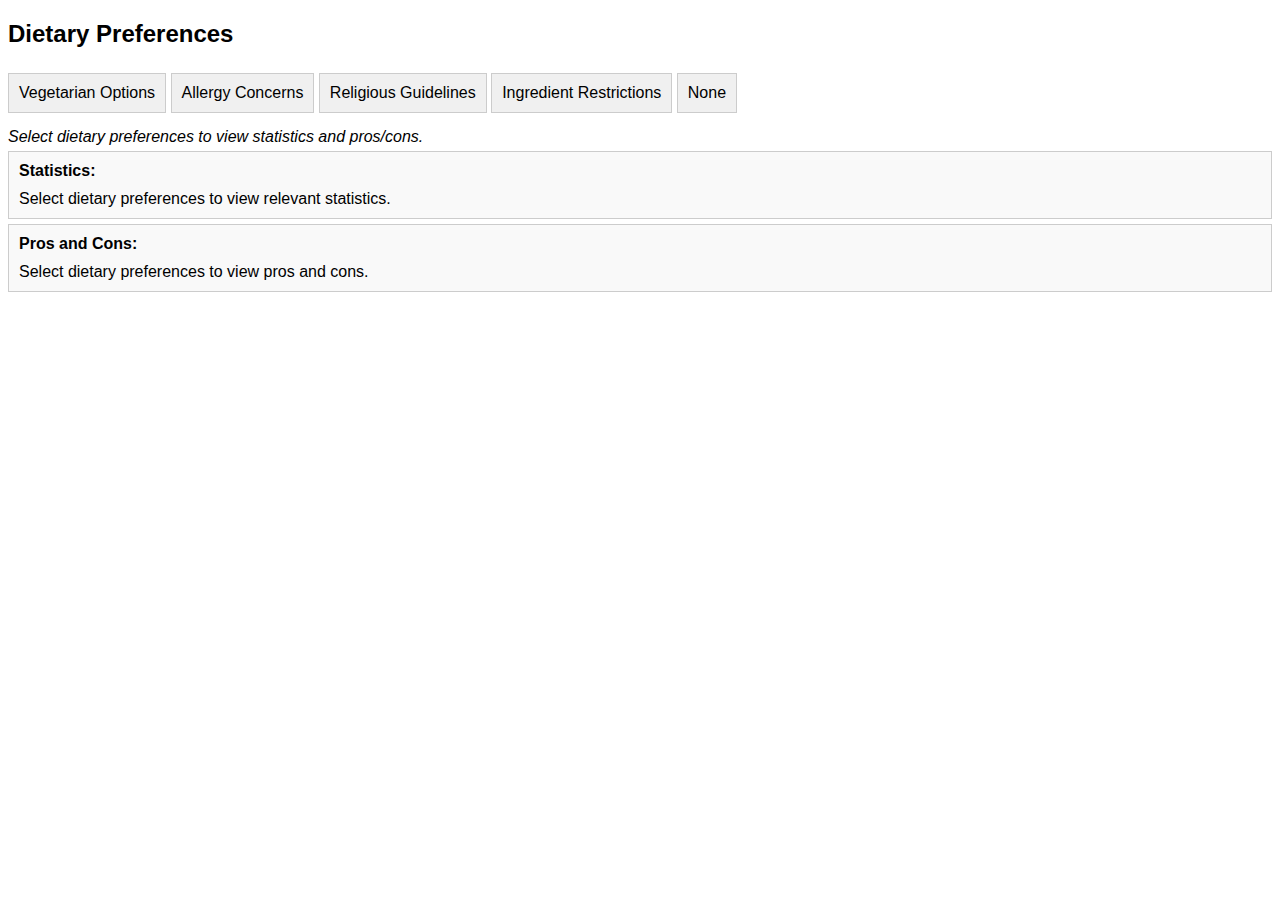
<file: dietary_preferences.html>
<!DOCTYPE html>
<html lang="en">
<head>
    <meta charset="UTF-8">
    <meta name="viewport" content="width=device-width, initial-scale=1.0">
    <title>Settings and Dietary Preferences</title>
    <style>
        body {
            font-family: Arial, sans-serif;
        }
        .tab, .box {
            margin: 5px 0;
            padding: 10px;
            border: 1px solid #ccc;
            background-color: #f9f9f9;
        }
        .tab {
            display: inline-block;
            cursor: pointer;
            background-color: #f0f0f0;
        }
        .tab.active {
            background-color: #ddd;
            font-weight: bold;
        }
        .content, .selected-options, .box-content {
            margin-top: 10px;
        }
        .content {
            display: none;
        }
        .content.active {
            display: block;
        }
    </style>
</head>
<body>

    <h2>Dietary Preferences</h2>

    <!-- Tabs for Dietary Preferences -->
    <div id="dietaryOptions">
        <div class="tab" onclick="openTab('vegetarianOptions')">Vegetarian Options</div>
        <div class="tab" onclick="openTab('allergyConcerns')">Allergy Concerns</div>
        <div class="tab" onclick="openTab('religiousGuidelines')">Religious Guidelines</div>
        <div class="tab" onclick="openTab('ingredientRestrictions')">Ingredient Restrictions</div>
        <div class="tab" onclick="openTab('noneOption')">None</div>

        <!-- Content for each tab -->
        <div id="vegetarianOptions" class="content">
            <label><input type="checkbox" onclick="toggleSelectAll('vegetarianOptions', this)"> Select All</label><br>
            <label><input type="checkbox" class="dietary-checkbox" value="Vegetarian" onclick="updateSelections()"> Vegetarian</label><br>
            <label><input type="checkbox" class="dietary-checkbox" value="Vegan" onclick="updateSelections()"> Vegan</label><br>
        </div>
        <div id="allergyConcerns" class="content">
            <label><input type="checkbox" onclick="toggleSelectAll('allergyConcerns', this)"> Select All</label><br>
            <label><input type="checkbox" class="dietary-checkbox" value="Gluten-Free" onclick="updateSelections()"> Gluten-Free</label><br>
            <label><input type="checkbox" class="dietary-checkbox" value="Nut-Free" onclick="updateSelections()"> Nut-Free</label><br>
        </div>
        <div id="religiousGuidelines" class="content">
            <label><input type="checkbox" onclick="toggleSelectAll('religiousGuidelines', this)"> Select All</label><br>
            <label><input type="checkbox" class="dietary-checkbox" value="Kosher" onclick="updateSelections()"> Kosher</label><br>
            <label><input type="checkbox" class="dietary-checkbox" value="Halal" onclick="updateSelections()"> Halal</label><br>
        </div>
        <div id="ingredientRestrictions" class="content">
            <label><input type="checkbox" onclick="toggleSelectAll('ingredientRestrictions', this)"> Select All</label><br>
            <label><input type="checkbox" class="dietary-checkbox" value="Low-Salt" onclick="updateSelections()"> Low Salt</label><br>
            <label><input type="checkbox" class="dietary-checkbox" value="Low-Sugar" onclick="updateSelections()"> Low Sugar</label><br>
        </div>
        <div id="noneOption" class="content">
            <label><input type="checkbox" id="noneCheckbox" onclick="handleNoneSelection()"> None</label>
        </div>
    </div>

    <!-- Display selected dietary preferences -->
    <div class="selected-options" id="dietarySelectedOptions"><em>Select dietary preferences to view statistics and pros/cons.</em></div>

    <!-- Statistics Box -->
    <div class="box" id="statisticsBox">
        <strong>Statistics:</strong>
        <div class="box-content" id="statisticsContent">Select dietary preferences to view relevant statistics.</div>
    </div>

    <!-- Pros and Cons Box -->
    <div class="box" id="prosAndConsBox">
        <strong>Pros and Cons:</strong>
        <div class="box-content" id="prosAndConsContent">Select dietary preferences to view pros and cons.</div>
    </div>

    <script>
        const dietaryData = {
            "Vegetarian": {
                statistics: "Vegetarian diets can reduce the risk of chronic diseases by 25%.",
                pros: ["Lower risk of heart disease", "High in fiber and antioxidants", "May aid weight loss"],
                cons: ["Possible nutrient deficiencies (B12, iron)", "May require careful meal planning"]
            },
            "Vegan": {
                statistics: "Vegans can have a lower body mass index (BMI) on average.",
                pros: ["Lower cholesterol levels", "Reduced risk of certain cancers", "Ethical considerations"],
                cons: ["Risk of protein deficiency", "May lack essential nutrients if not planned well"]
            },
            "Gluten-Free": {
                statistics: "Gluten-free diets are essential for individuals with celiac disease.",
                pros: ["Relief from symptoms of gluten intolerance", "Increased awareness of food choices"],
                cons: ["May be low in certain nutrients", "Processed gluten-free foods can be unhealthy"]
            },
            "Nut-Free": {
                statistics: "Nut allergies affect about 1-2% of the population.",
                pros: ["Prevents allergic reactions", "Allows for a broader range of food choices for those with allergies"],
                cons: ["Limited options in certain cuisines", "May lead to a less diverse diet"]
            },
            "Kosher": {
                statistics: "Kosher food adheres to Jewish dietary laws and may promote mindfulness in eating.",
                pros: ["Higher standards of food safety", "Cultural and spiritual significance"],
                cons: ["Limited options in some areas", "Can be more expensive"]
            },
            "Halal": {
                statistics: "Halal diets follow Islamic law, which can promote ethical eating.",
                pros: ["Humane treatment of animals", "Cultural significance"],
                cons: ["Limited options in non-Muslim areas", "Some may perceive it as less convenient"]
            },
            "Low-Salt": {
                statistics: "Reducing salt intake can lower blood pressure and reduce heart disease risk.",
                pros: ["Improves heart health", "Can enhance overall diet quality"],
                cons: ["May require adjustment to flavor preferences", "Some processed foods may still be high in sodium"]
            },
            "Low-Sugar": {
                statistics: "Lower sugar intake can lead to better weight management and metabolic health.",
                pros: ["Reduces the risk of diabetes", "Promotes healthier eating habits"],
                cons: ["Can lead to cravings for sweets", "May require more meal planning"]
            }
        };

        function openTab(tabId) {
            document.querySelectorAll(".content").forEach(content => content.classList.remove("active"));
            document.querySelectorAll(".tab").forEach(tab => tab.classList.remove("active"));
            document.getElementById(tabId).classList.add("active");
            document.querySelector(`[onclick="openTab('${tabId}')"]`).classList.add("active");
        }

        function updateSelections() {
            const noneCheckbox = document.getElementById("noneCheckbox");

            if (noneCheckbox.checked) {
                // Alert popup when "None" is selected
                alert("You have selected 'None'. No dietary preferences will be considered.");
                // Clear statistics and pros/cons
                document.getElementById("statisticsContent").innerHTML = "No dietary preferences selected.";
                document.getElementById("prosAndConsContent").innerHTML = "No dietary preferences selected.";
                document.getElementById("dietarySelectedOptions").innerHTML = "<em>No dietary preferences selected.</em>";
                return; // Exit if "None" is selected
            } else {
                // Uncheck "None" if other options are selected
                noneCheckbox.checked = false;
            }

            const selectedValues = Array.from(document.querySelectorAll(".dietary-checkbox"))
                .filter(checkbox => checkbox.checked)
                .map(checkbox => checkbox.value);

            if (selectedValues.length > 0) {
                document.getElementById("dietarySelectedOptions").innerHTML = `<strong>Selected Preferences:</strong> ${selectedValues.join(', ')}`;
                updateStatistics(selectedValues);
                updateProsAndCons(selectedValues);
            } else {
                document.getElementById("dietarySelectedOptions").innerHTML = "<em>Select dietary preferences to view statistics and pros/cons.</em>";
                document.getElementById("statisticsContent").innerHTML = "Select dietary preferences to view relevant statistics.";
                document.getElementById("prosAndConsContent").innerHTML = "Select dietary preferences to view pros and cons.";
            }
        }

        function handleNoneSelection() {
            const noneCheckbox = document.getElementById("noneCheckbox");
            if (noneCheckbox.checked) {
                // Uncheck all other dietary options if "None" is selected
                document.querySelectorAll(".dietary-checkbox").forEach(checkbox => checkbox.checked = false);
                updateSelections(); // Update selections after unchecking
            } else {
                // Allow other selections if "None" is unchecked
                updateSelections();
            }
        }

        function toggleSelectAll(tabClass, selectAllCheckbox) {
            document.querySelectorAll(`#${tabClass} .dietary-checkbox`)
                .forEach(checkbox => checkbox.checked = selectAllCheckbox.checked);
            updateSelections();
        }

        function updateStatistics(selectedValues) {
            const statisticsHTML = selectedValues.map(value => {
                return `<strong>${value}:</strong> ${dietaryData[value].statistics}`;
            }).join('<br>');
            document.getElementById("statisticsContent").innerHTML = statisticsHTML;
        }

        function updateProsAndCons(selectedValues) {
            const prosAndConsHTML = selectedValues.map(value => {
                const prosList = dietaryData[value].pros.length > 0 ? `<strong>${value} Pros:</strong> ${dietaryData[value].pros.join(', ')}` : `No pros available for ${value}.`;
                const consList = dietaryData[value].cons.length > 0 ? `<strong>${value} Cons:</strong> ${dietaryData[value].cons.join(', ')}` : `No cons available for ${value}.`;
                return `${prosList}<br>${consList}`;
            }).join('<br><br>');

            document.getElementById("prosAndConsContent").innerHTML = prosAndConsHTML;
        }

        function savePreferences() {
            const selectedValues = Array.from(document.querySelectorAll(".dietary-checkbox"))
                .filter(checkbox => checkbox.checked)
                .map(checkbox => checkbox.value);

            fetch('/api/users/preferences', {
                method: 'POST',
                headers: { 'Content-Type': 'application/json' },
                body: JSON.stringify({ preferences: selectedValues })
            })
            .then(response => response.json())
            .then(data => alert(data.message))
            .catch(err => alert("Error: " + err.message));
        }

    </script>

</body>
</html>
</file>
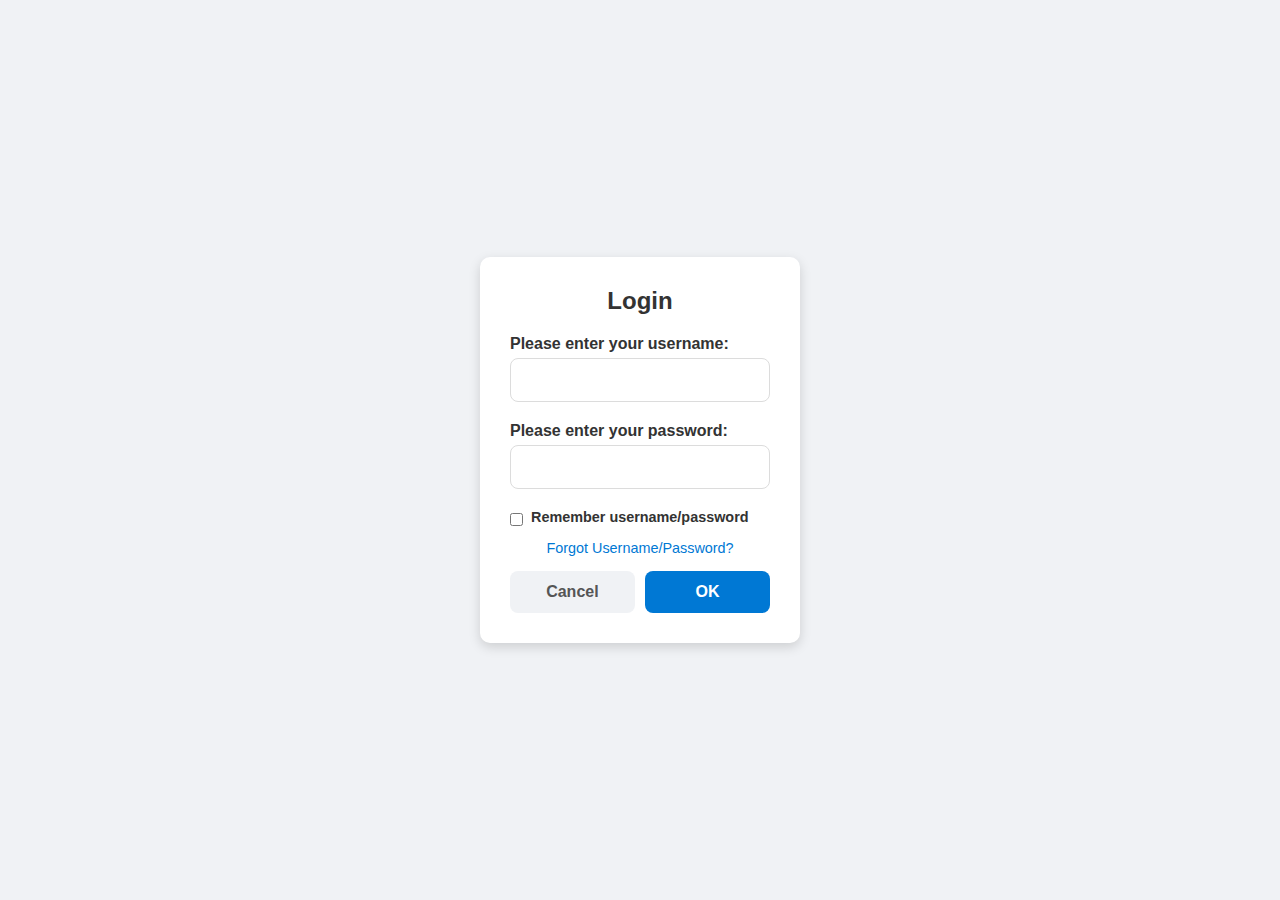
<file: login.html>
<!DOCTYPE html>
<html lang="en">
<head>
  <meta charset="UTF-8">
  <meta name="viewport" content="width=device-width, initial-scale=1.0">
  <title>Login Page</title>
  <style>
    * {
      box-sizing: border-box;
      margin: 0;
      padding: 0;
    }

    body {
      font-family: Arial, sans-serif;
      display: flex;
      justify-content: center;
      align-items: center;
      height: 100vh;
      background-color: #f0f2f5;
    }

    .login-container {
      width: 320px;
      padding: 30px;
      background-color: #fff;
      border-radius: 10px;
      box-shadow: 0 4px 12px rgba(0, 0, 0, 0.15);
      text-align: center;
    }

    .login-container h2 {
      font-size: 1.5em;
      margin-bottom: 20px;
      color: #333;
    }

    .form-group {
      margin-bottom: 20px;
      text-align: left;
    }

    label {
      display: block;
      font-weight: 600;
      color: #333;
      margin-bottom: 5px;
    }

    input[type="text"],
    input[type="password"] {
      width: 100%;
      padding: 12px;
      border: 1px solid #dcdcdc;
      border-radius: 8px;
      font-size: 1em;
      transition: border 0.2s ease;
    }

    input[type="text"]:focus,
    input[type="password"]:focus {
      border-color: #0078d4;
      outline: none;
    }

    .remember-me {
      display: flex;
      align-items: center;
      font-size: 0.9em;
      color: #555;
      margin-bottom: 10px;
    }

    .remember-me input {
      margin-right: 8px;
      cursor: pointer;
    }

    .actions {
      display: flex;
      justify-content: space-between;
      margin-top: 15px;
    }

    button {
      width: 48%;
      padding: 12px;
      border: none;
      border-radius: 8px;
      font-size: 1em;
      font-weight: 600;
      cursor: pointer;
      transition: background-color 0.3s ease;
    }

    .cancel-btn {
      background-color: #f0f2f5;
      color: #555;
    }

    .cancel-btn:hover {
      background-color: #e0e3e7;
    }

    .ok-btn {
      background-color: #0078d4;
      color: #fff;
    }

    .ok-btn:hover {
      background-color: #005ea1;
    }

    .forgot-link {
      display: block;
      margin-top: 10px;
      font-size: 0.9em;
      color: #0078d4;
      cursor: pointer;
      text-decoration: none;
    }

    .forgot-link:hover {
      text-decoration: underline;
    }
  </style>
</head>
<body>

<div class="login-container">
  <h2>Login</h2>
  <form>
    <div class="form-group">
      <label for="username">Please enter your username:</label>
      <input type="text" id="username" name="username" required>
    </div>
    <div class="form-group">
      <label for="password">Please enter your password:</label>
      <input type="password" id="password" name="password" required>
    </div>
    <div class="remember-me">
      <input type="checkbox" id="remember" name="remember">
      <label for="remember">Remember username/password</label>
    </div>
    <a class="forgot-link" onclick="forgotPassword()">Forgot Username/Password?</a>
    <div class="actions">
      <button type="button" class="cancel-btn">Cancel</button>
      <button type="submit" class="ok-btn">OK</button>
    </div>
  </form>
</div>

<script>
  function forgotPassword() {
    const email = prompt("Please enter the verified email on file:");
    if (email) {
        fetch('/api/auth/forgot-password', {
            method: 'POST',
            headers: { 'Content-Type': 'application/json' },
            body: JSON.stringify({ email })
        })
        .then(response => response.json())
        .then(data => alert(data.message))
        .catch(err => alert("Error: " + err.message));
    }
  }
</script>

</body>
</html>
</file>
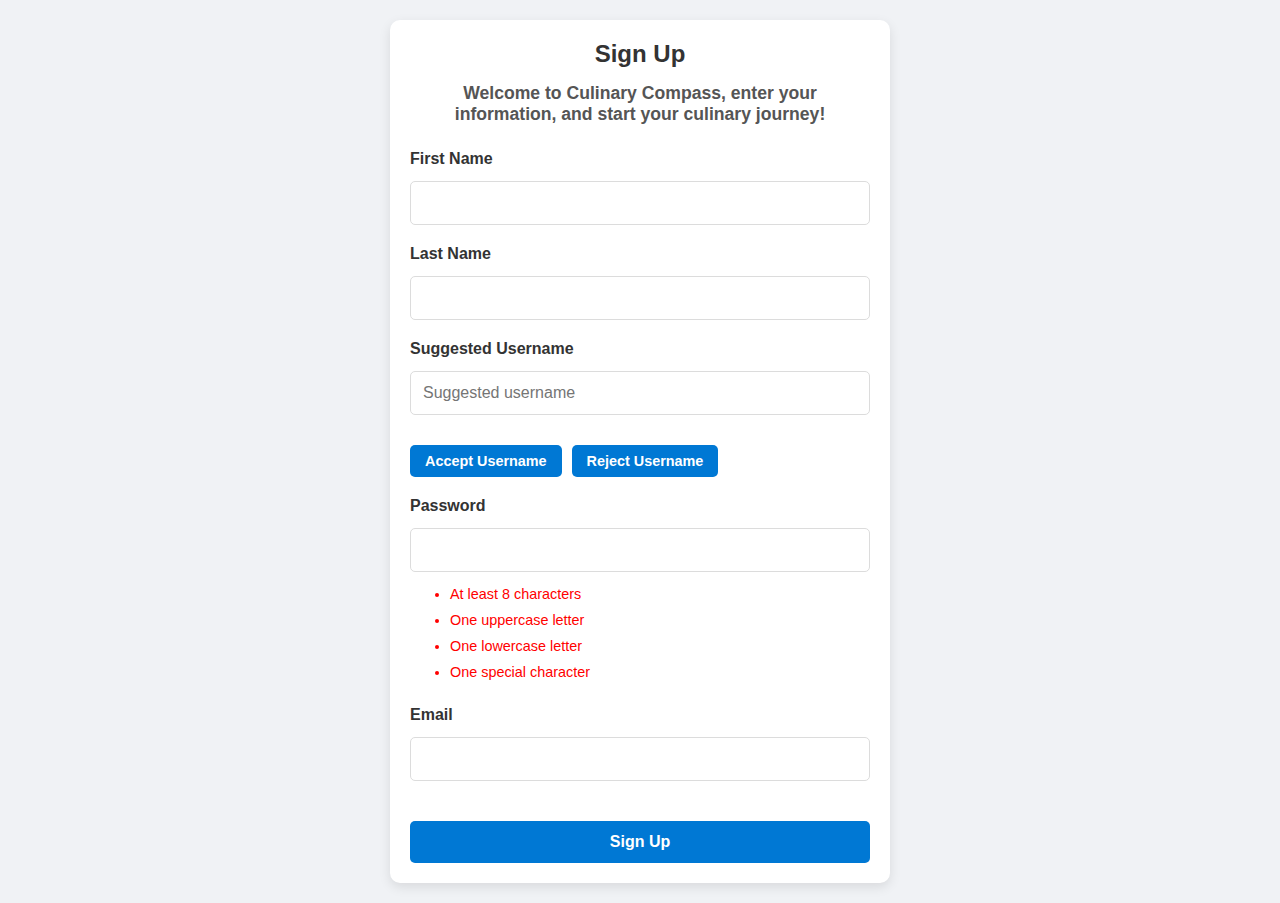
<file: signup.html>
<!DOCTYPE html>
<html lang="en">
<head>
    <meta charset="UTF-8">
    <meta name="viewport" content="width=device-width, initial-scale=1.0">
    <title>Sign Up</title>
    <style>
        * {
            box-sizing: border-box;
            margin: 0;
            padding: 0;
            font-family: Arial, sans-serif;
        }

        body {
            display: flex;
            justify-content: center;
            align-items: center;
            min-height: 100vh;
            background-color: #f0f2f5;
            padding: 20px;
        }

        .signup-container {
            width: 100%;
            max-width: 500px;
            padding: 20px;
            background-color: #fff;
            border-radius: 10px;
            box-shadow: 0 4px 12px rgba(0, 0, 0, 0.1);
            text-align: center;
        }

        .signup-container h2 {
            font-size: 1.5em;
            color: #333;
            margin-bottom: 15px;
        }

        .signup-container h3 {
            font-size: 1.1em;
            color: #555;
            margin-bottom: 25px;
        }

        .form-group {
            margin-bottom: 20px;
            text-align: left;
        }

        label {
            font-weight: 600;
            color: #333;
            margin-bottom: 8px;
            display: block;
        }

        input[type="text"], input[type="password"], input[type="email"] {
            width: 100%;
            padding: 12px;
            border: 1px solid #dcdcdc;
            border-radius: 5px;
            font-size: 1em;
            transition: border 0.2s;
            margin-top: 5px;
        }

        input[type="text"]:focus, input[type="password"]:focus, input[type="email"]:focus {
            border-color: #0078d4;
            outline: none;
        }

        .password-requirements {
            font-size: 0.9em;
            color: #555;
            margin-top: 10px;
            margin-bottom: 10px;
            line-height: 1.8;
            padding-left: 20px;
            text-align: left;
        }

        .password-requirements li {
            color: red;
            list-style-type: disc;
            margin-left: 20px;
        }

        .password-requirements .met {
            color: green;
        }

        button {
            width: 100%;
            padding: 12px;
            border: none;
            border-radius: 5px;
            background-color: #0078d4;
            color: #fff;
            font-size: 1em;
            font-weight: 600;
            cursor: pointer;
            transition: background-color 0.3s;
            margin-top: 20px;
        }

        button:hover {
            background-color: #005ea1;
        }

        .username-options {
            display: flex;
            gap: 10px;
            margin-top: 10px;
        }

        .username-options button {
            width: auto;
            padding: 8px 15px;
            font-size: 0.9em;
            font-weight: 600;
        }

        .hidden {
            display: none;
        }
    </style>
</head>
<body>

<div class="signup-container">
    <form id="signupForm" onsubmit="validateForm(event)">
        <h2>Sign Up</h2>

        <h3>Welcome to Culinary Compass, enter your information, and start your culinary journey!</h3>

        <div class="form-group">
            <label for="firstName">First Name</label>
            <input type="text" id="firstName" name="firstName" required oninput="suggestUsername()">
        </div>

        <div class="form-group">
            <label for="lastName">Last Name</label>
            <input type="text" id="lastName" name="lastName" required oninput="suggestUsername()">
        </div>

        <div class="form-group">
            <label for="username">Suggested Username</label>
            <input type="text" id="username" name="username" placeholder="Suggested username" readonly>
            <div class="username-options">
                <button type="button" onclick="acceptSuggestedUsername()">Accept Username</button>
                <button type="button" onclick="rejectSuggestedUsername()">Reject Username</button>
            </div>
        </div>

        <div class="form-group">
            <label for="password">Password</label>
            <input type="password" id="password" name="password" required oninput="checkPasswordRequirements()">
            <ul class="password-requirements">
                <li id="minLength">At least 8 characters</li>
                <li id="upperCase">One uppercase letter</li>
                <li id="lowerCase">One lowercase letter</li>
                <li id="specialChar">One special character</li>
            </ul>
        </div>

        <div class="form-group">
            <label for="email">Email</label>
            <input type="email" id="email" name="email" required onblur="sendVerificationEmail()">
        </div>

        <div id="dietaryRestrictionsContainer" class="form-group hidden">
            <label for="dietaryRestrictions">Enter your dietary restrictions:</label>
            <input type="text" id="dietaryRestrictions" name="dietaryRestrictions">
        </div>

        <button type="submit">Sign Up</button>
    </form>
</div>

<script>
    function suggestUsername() {
        const firstName = document.getElementById("firstName").value.trim();
        const lastName = document.getElementById("lastName").value.trim();
        document.getElementById("username").value = firstName && lastName ? `${firstName}.${lastName}` : '';
    }

    function acceptSuggestedUsername() {
        alert("Username accepted: " + document.getElementById("username").value);
    }

    function rejectSuggestedUsername() {
        document.getElementById("username").value = '';
        document.getElementById("username").readOnly = false;
        document.getElementById("username").placeholder = "Enter your username";
    }

    function sendVerificationEmail() {
        const email = document.getElementById("email").value;
        if (email) {
            alert("A verification email has been sent to " + email + ". Please check your inbox.");
            document.getElementById("dietaryRestrictionsContainer").classList.remove("hidden");
        }
    }

    function checkPasswordRequirements() {
        const password = document.getElementById("password").value;
        const requirements = [
            { id: "minLength", test: password.length >= 8 },
            { id: "upperCase", test: /[A-Z]/.test(password) },
            { id: "lowerCase", test: /[a-z]/.test(password) },
            { id: "specialChar", test: /[!@#$%^&*(),.?":{}|<>]/.test(password) },
        ];

        requirements.forEach(req => {
            document.getElementById(req.id).classList.toggle("met", req.test);
        });
    }

    function validateForm(event) {
        event.preventDefault();
        alert("Form submitted successfully!");
        document.getElementById("signupForm").submit();
    }
</script>

</body>
</html>
</file>
